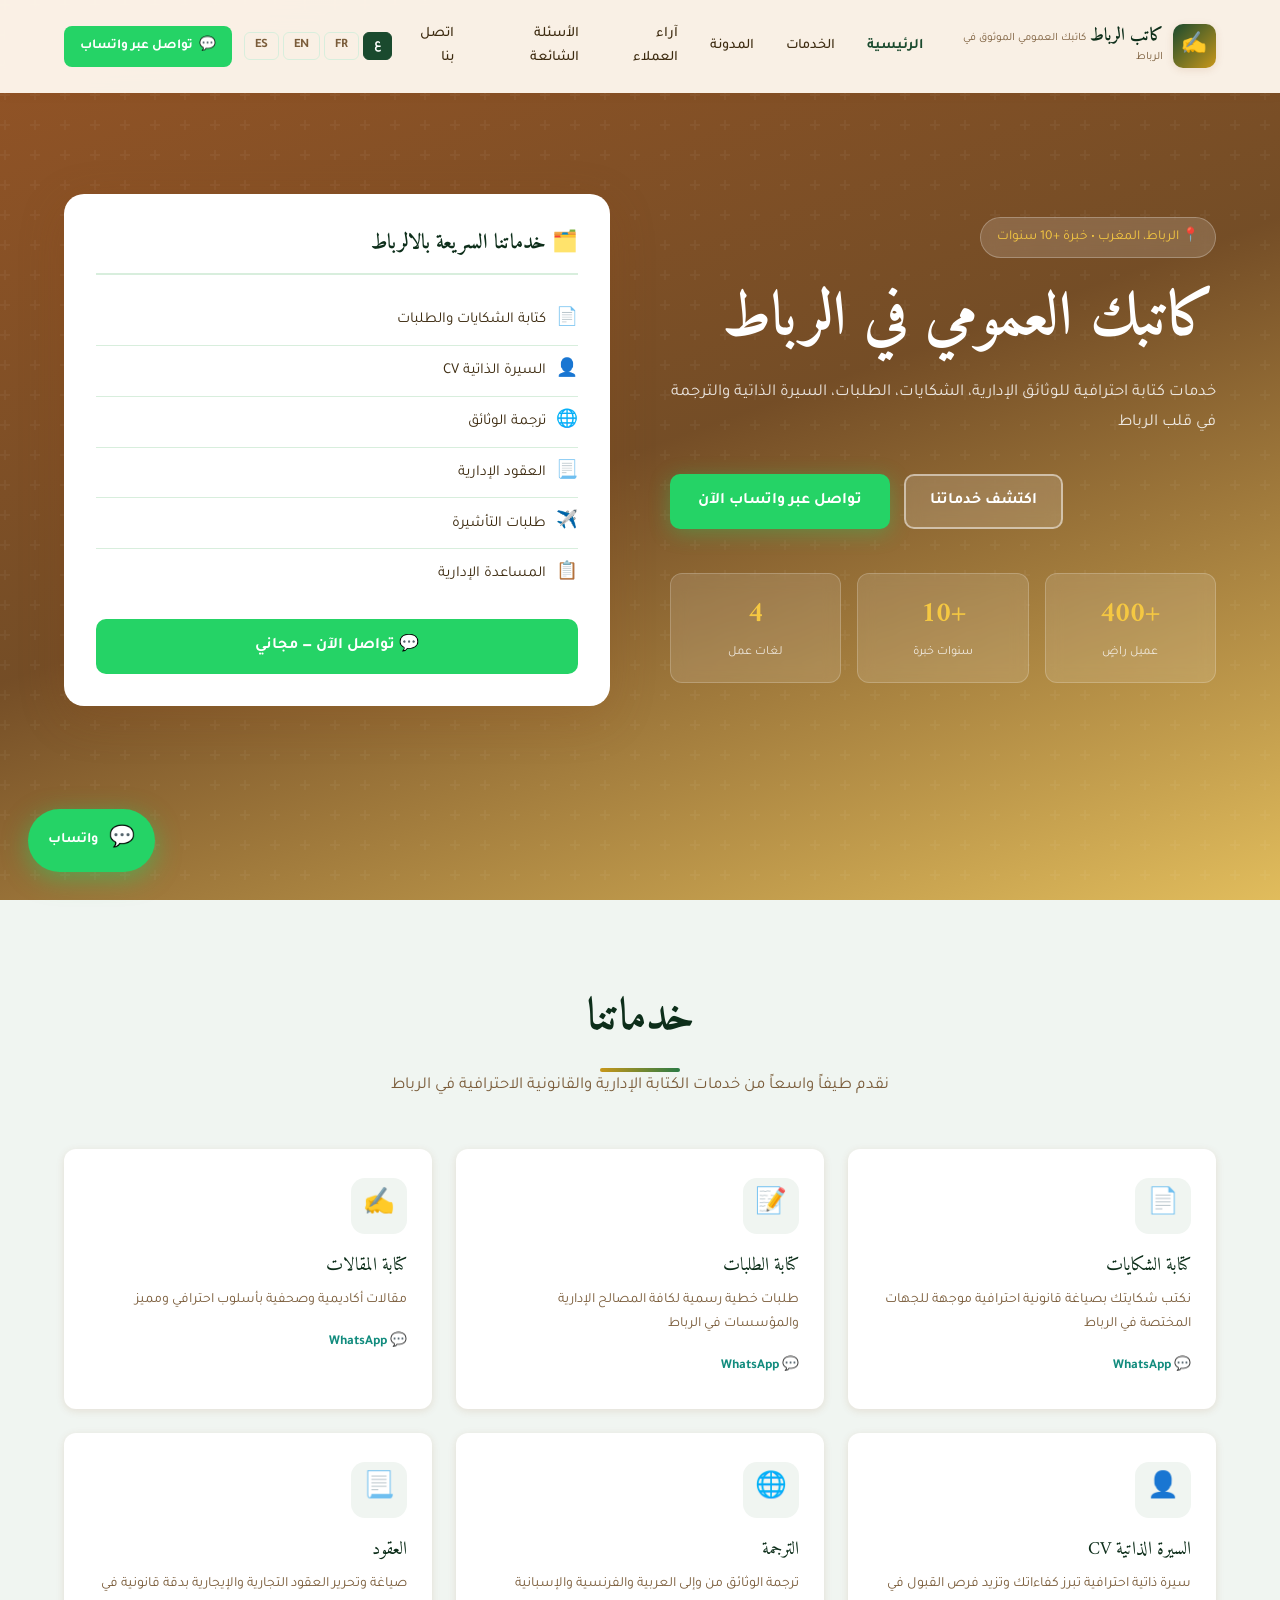
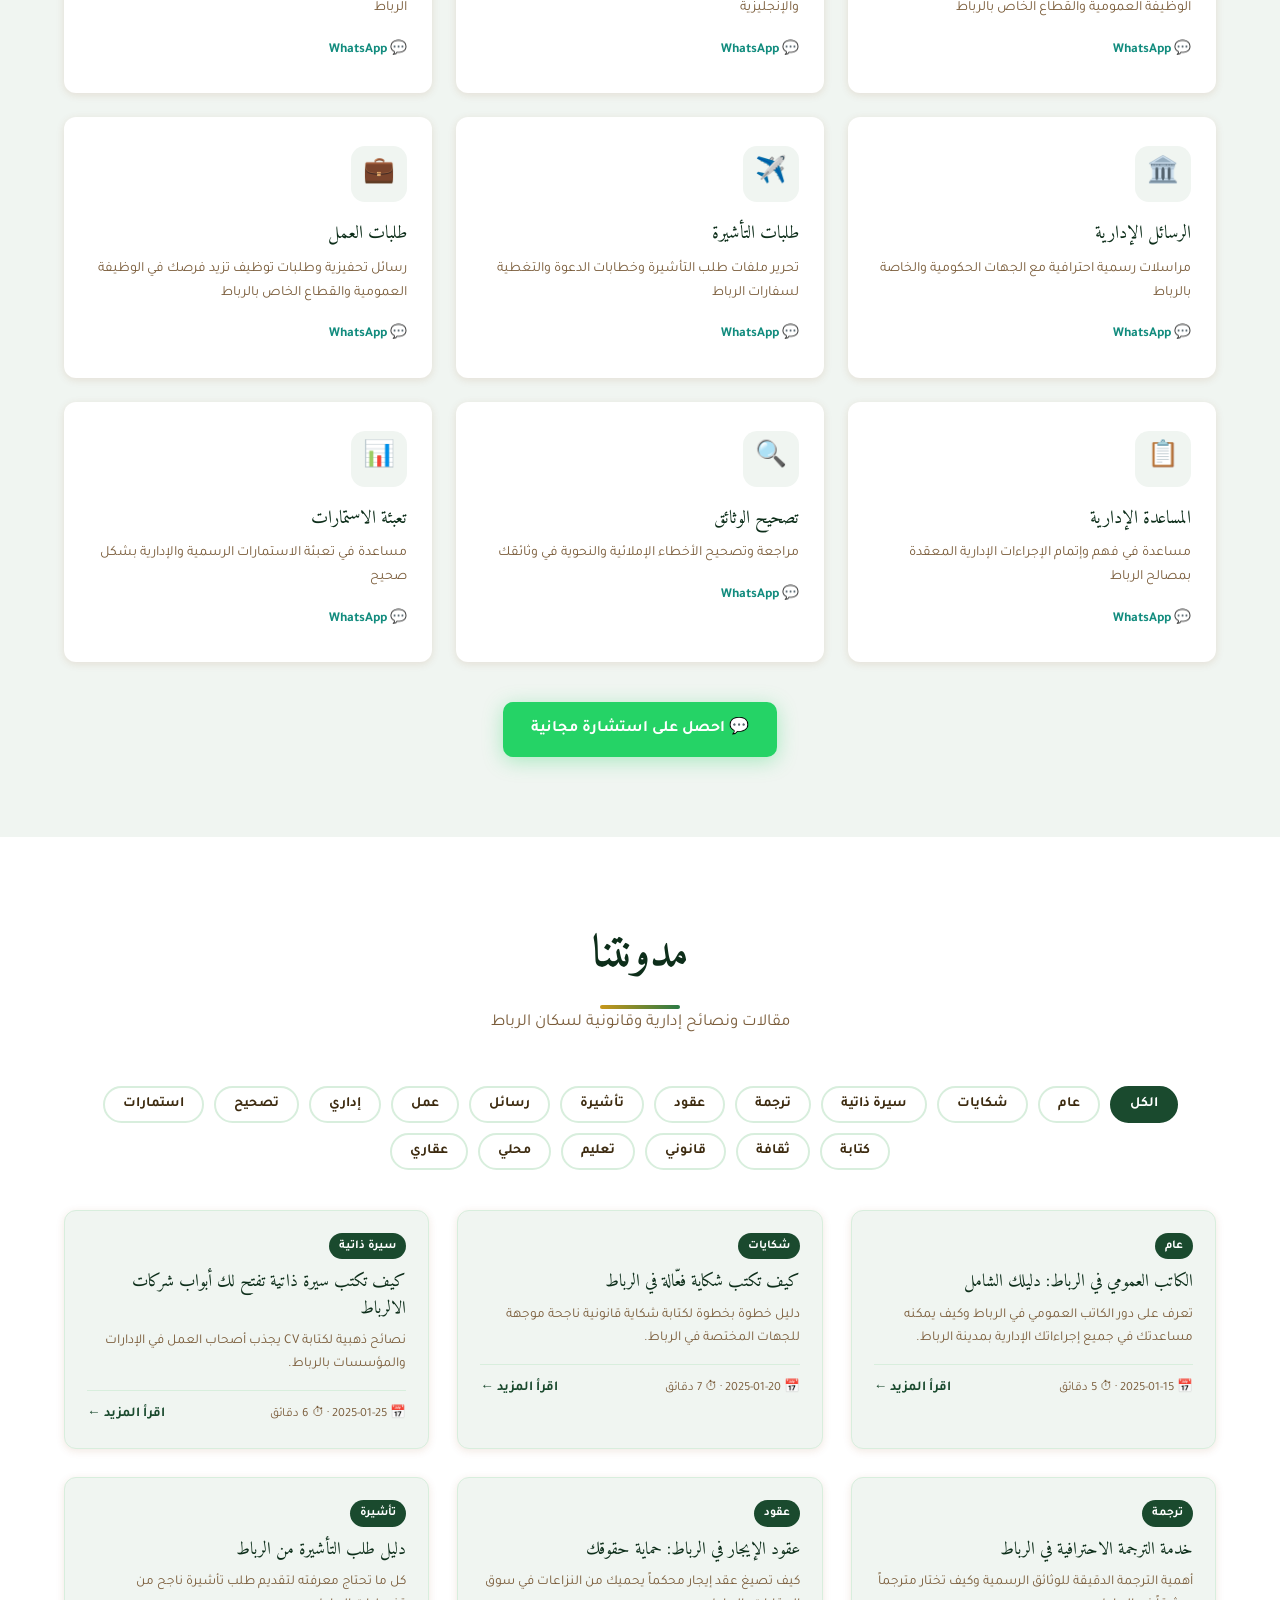
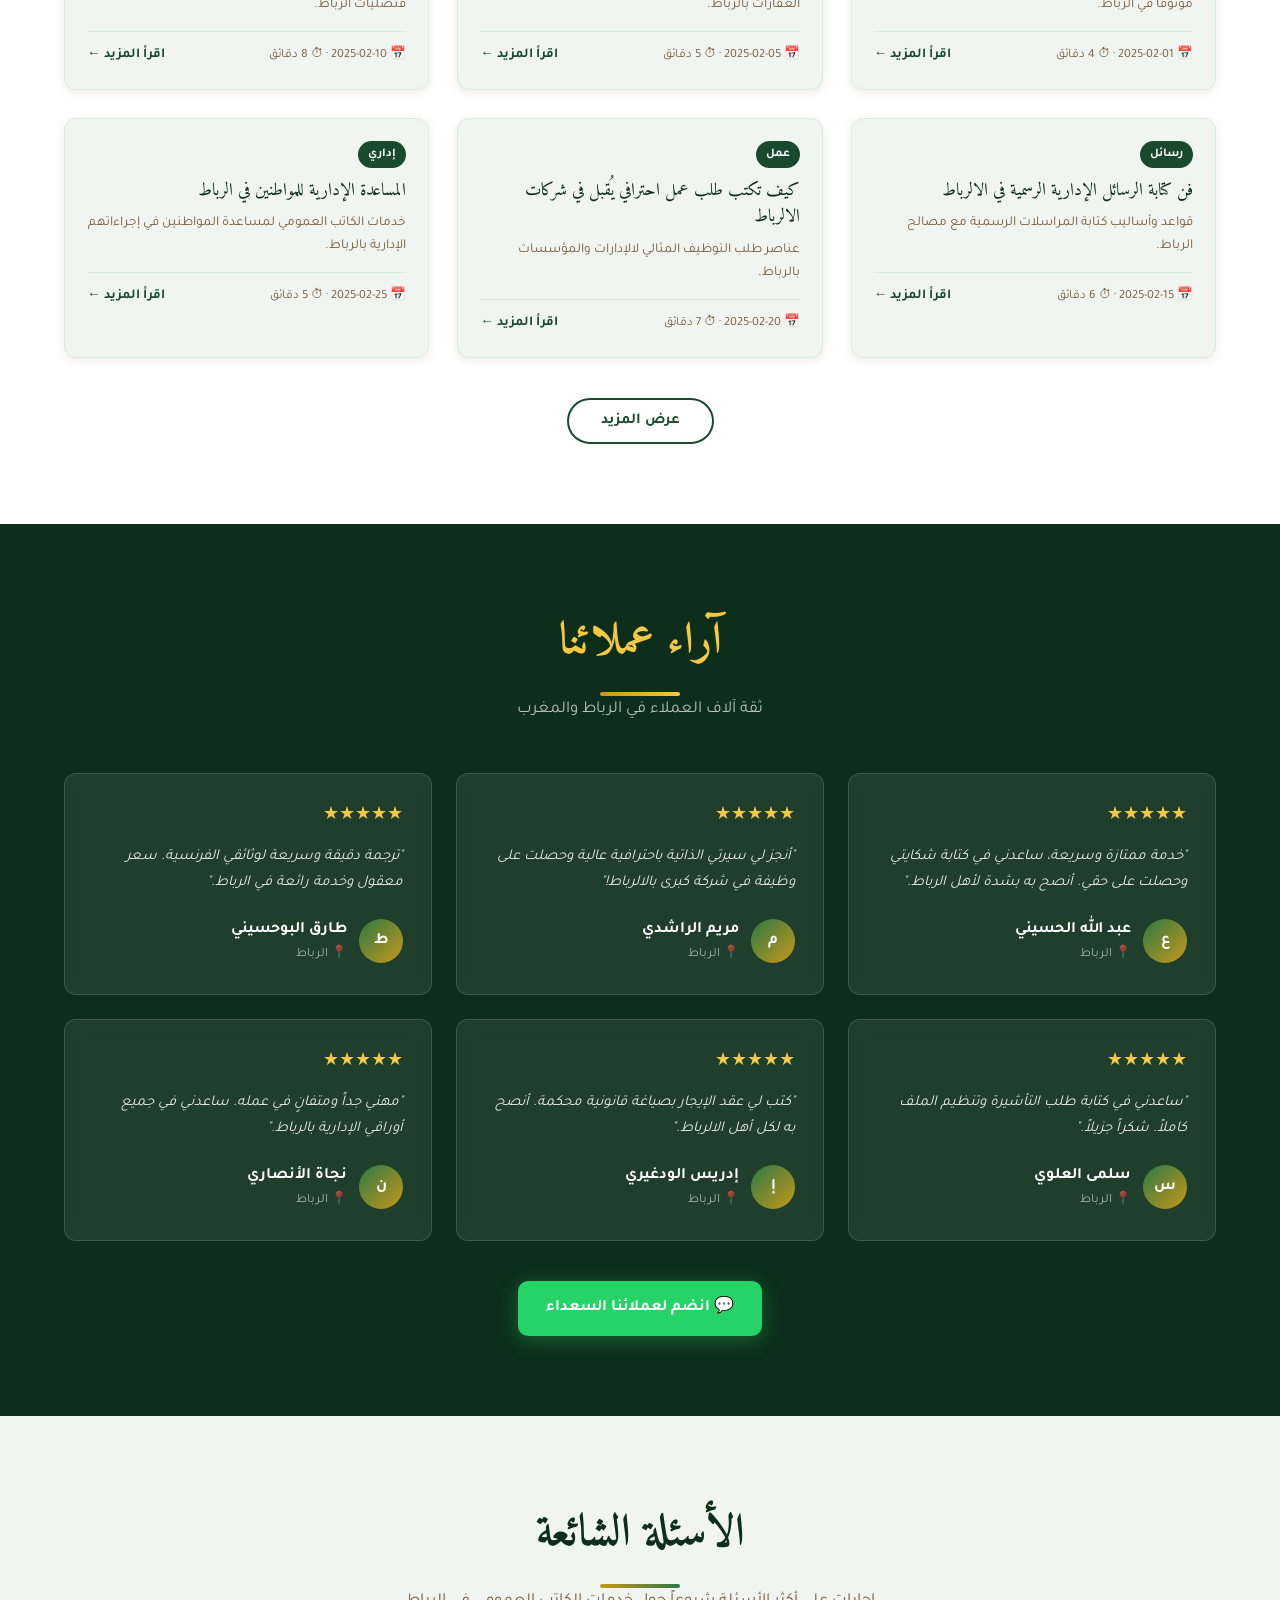
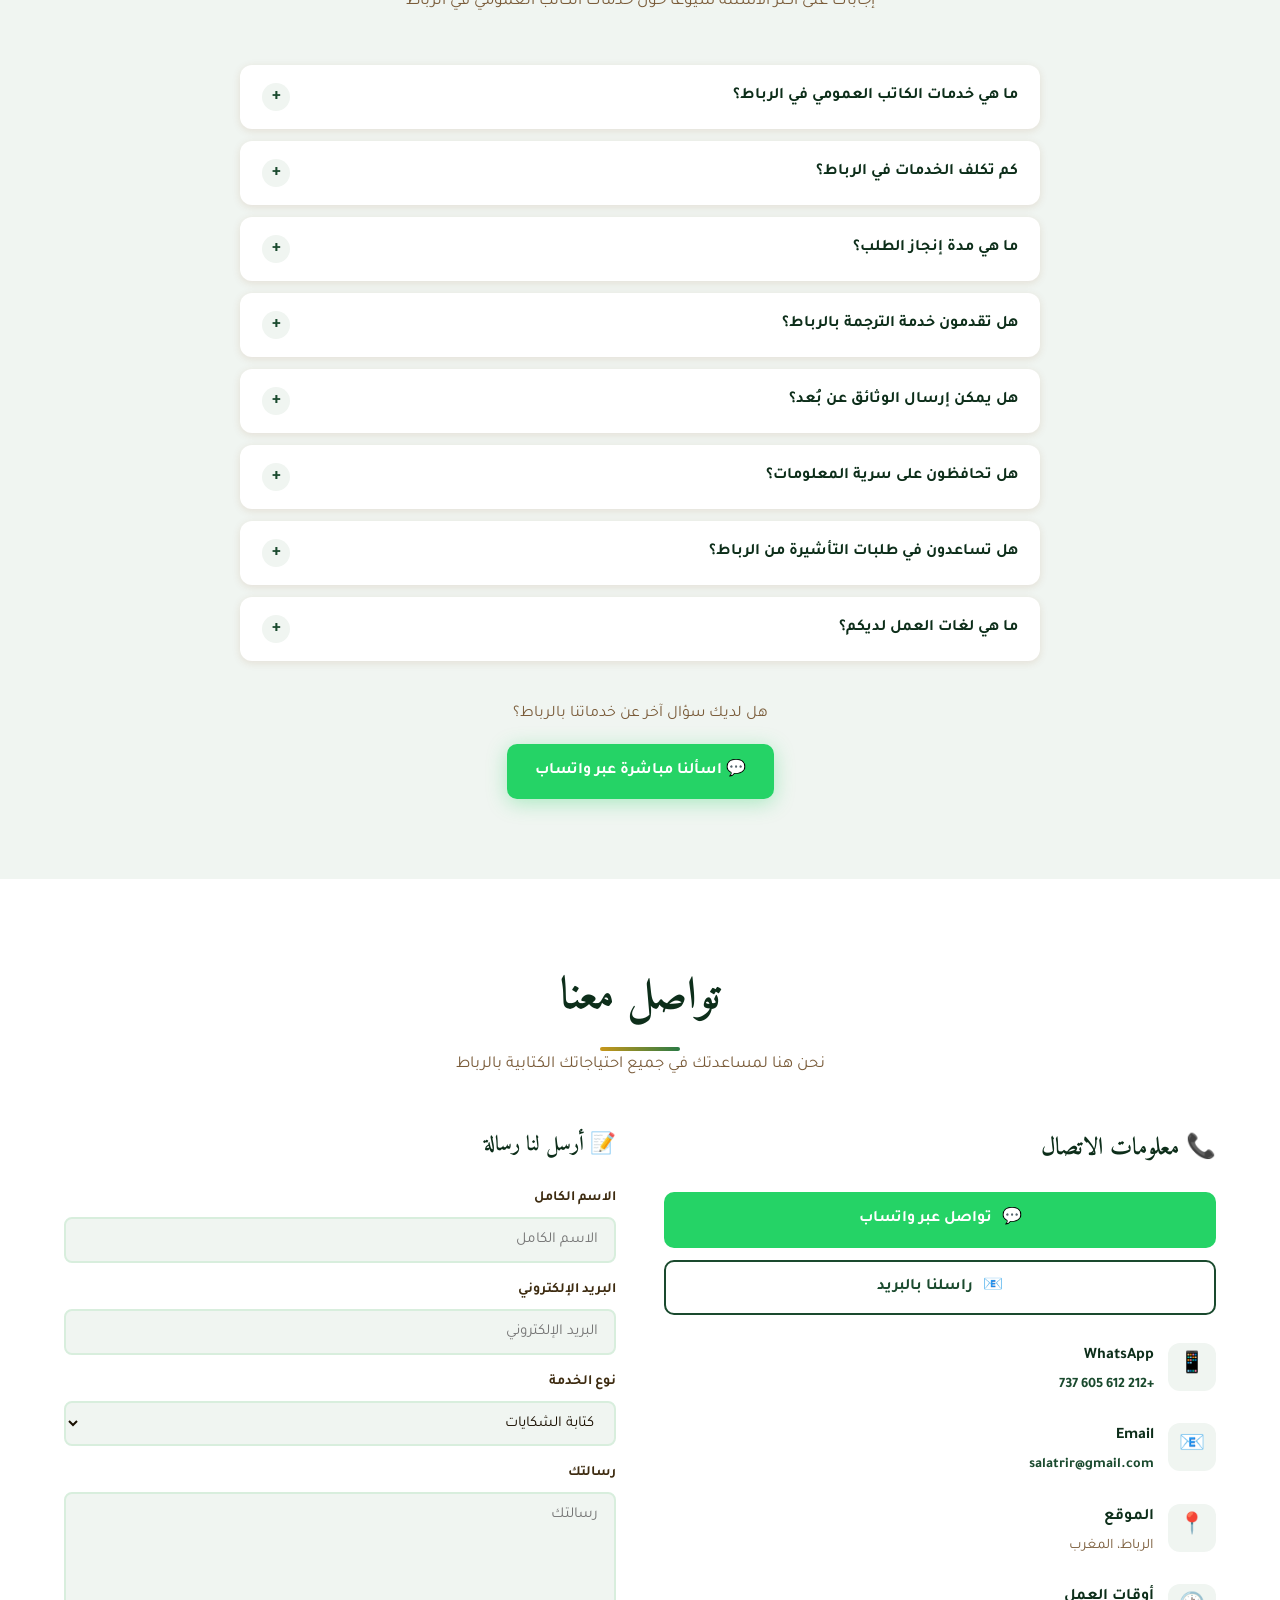
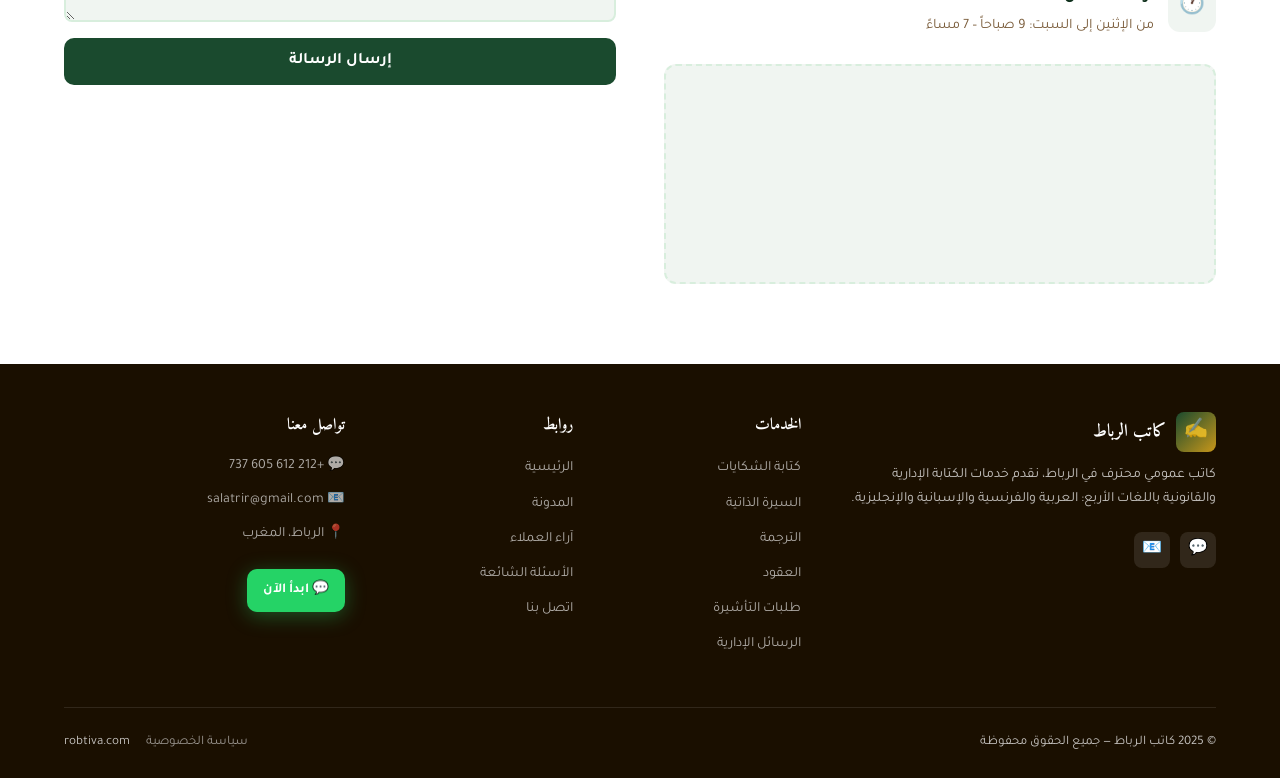
<file: index.html>
<!DOCTYPE html>
<html lang="ar" dir="rtl">
<head>
  <meta charset="UTF-8">
  <meta name="viewport" content="width=device-width, initial-scale=1.0">
  <title>كاتب عمومي الرباط | خدمات كتابة احترافية | KatibRabat</title>

  <!-- ══ PRIMARY SEO ══ -->
  <meta name="description" content="كاتب عمومي محترف في الرباط. خدمات كتابة الشكايات والطلبات والسيرة الذاتية والترجمة والعقود والرسائل الإدارية. تواصل عبر واتساب +212612605737">
  <meta name="keywords" content="كاتب عمومي الرباط, كاتب عمومي الرباط, كاتب عمومي قربي, خدمات الكتابة العمومية, كتابة الشكايات الرباط, CV احترافي الرباط, écrivain public Rabat, public writer Rabat, escritor público Rabat">
  <meta name="author" content="KatibRabat">
  <meta name="robots" content="index, follow">
  <meta name="googlebot" content="index, follow">
  <link rel="canonical" href="https://robtiva.com/">

  <!-- ══ OPEN GRAPH ══ -->
  <meta property="og:type" content="website">
  <meta property="og:url" content="https://robtiva.com/">
  <meta property="og:title" content="كاتب عمومي الرباط | robtiva.com">
  <meta property="og:description" content="كاتب عمومي محترف في الرباط — شكايات، طلبات، سيرة ذاتية، ترجمة، عقود وخدمات إدارية احترافية">
  <meta property="og:image" content="https://robtiva.com/og-image.jpg">
  <meta property="og:image:width" content="1200">
  <meta property="og:image:height" content="630">
  <meta property="og:locale" content="ar_MA">
  <meta property="og:locale:alternate" content="fr_MA">
  <meta property="og:locale:alternate" content="en_US">
  <meta property="og:locale:alternate" content="es_ES">
  <meta property="og:site_name" content="KatibRabat">

  <!-- ══ TWITTER CARD ══ -->
  <meta name="twitter:card" content="summary_large_image">
  <meta name="twitter:title" content="كاتب عمومي الرباط | KatibRabat">
  <meta name="twitter:description" content="خدمات كتابة إدارية احترافية في الرباط — تواصل عبر واتساب">
  <meta name="twitter:image" content="https://robtiva.com/og-image.jpg">

  <!-- ══ PWA ══ -->
  <link rel="manifest" href="manifest.json">
  <meta name="theme-color" content="#1a4a2e">
  <meta name="mobile-web-app-capable" content="yes">
  <meta name="apple-mobile-web-app-capable" content="yes">
  <meta name="apple-mobile-web-app-status-bar-style" content="default">
  <meta name="apple-mobile-web-app-title" content="كاتب الرباط">

  <!-- ══ GEO LOCAL SEO ══ -->
  <meta name="geo.region" content="MA-07">
  <meta name="geo.placename" content="Rabat, Morocco">
  <meta name="geo.position" content="34.0209;-6.8416">
  <meta name="ICBM" content="34.0209, -6.8416">

  <!-- ══ SCHEMA.ORG ══ -->
  <script type="application/ld+json">
  {
    "@context": "https://schema.org",
    "@type": "LocalBusiness",
    "name": "KatibRabat — كاتب عمومي الرباط",
    "image": "https://robtiva.com/og-image.jpg",
    "url": "https://robtiva.com",
    "telephone": "+212612605737",
    "email": "salatrir@gmail.com",
    "address": {
      "@type": "PostalAddress",
      "addressLocality": "Rabat",
      "addressRegion": "Rabat-Settat",
      "addressCountry": "MA"
    },
    "geo": {
      "@type": "GeoCoordinates",
      "latitude": 34.0209,
      "longitude": -6.8416
    },
    "openingHoursSpecification": [
      { "@type": "OpeningHoursSpecification", "dayOfWeek": ["Monday","Tuesday","Wednesday","Thursday","Friday","Saturday"], "opens": "09:00", "closes": "19:00" }
    ],
    "description": "كاتب عمومي محترف في الرباط. نقدم خدمات الكتابة الإدارية والقانونية باللغات الأربع.",
    "priceRange": "$$",
    "contactPoint": {
      "@type": "ContactPoint",
      "telephone": "+212612605737",
      "contactType": "customer service",
      "availableLanguage": ["Arabic","French","English","Spanish"]
    },
    "sameAs": ["https://wa.me/212612605737"],
    "aggregateRating": {
      "@type": "AggregateRating",
      "ratingValue": "5.0",
      "reviewCount": "143",
      "bestRating": "5",
      "worstRating": "1"
    },
    "hasOfferCatalog": {
      "@type": "OfferCatalog",
      "name": "خدمات الكتابة العمومية بالرباط",
      "itemListElement": [
        {"@type":"Offer","itemOffered":{"@type":"Service","name":"كتابة الشكايات"}},
        {"@type":"Offer","itemOffered":{"@type":"Service","name":"السيرة الذاتية CV"}},
        {"@type":"Offer","itemOffered":{"@type":"Service","name":"الترجمة"}},
        {"@type":"Offer","itemOffered":{"@type":"Service","name":"العقود"}},
        {"@type":"Offer","itemOffered":{"@type":"Service","name":"طلبات التأشيرة"}},
        {"@type":"Offer","itemOffered":{"@type":"Service","name":"الرسائل الإدارية"}}
      ]
    }
  }
  </script>

  <link rel="stylesheet" href="style.css">
  <link rel="preconnect" href="https://fonts.googleapis.com">
  <link rel="preconnect" href="https://fonts.gstatic.com" crossorigin>
</head>
<body dir="rtl" data-lang="ar">

<!-- ══ NAVBAR ══ -->
<nav id="navbar" role="navigation" aria-label="Main navigation">
  <div class="nav-inner">
    <a href="#hero" class="nav-logo" aria-label="KatibRabat Home">
      <div class="nav-logo-icon">✍️</div>
      <div class="nav-logo-text">
        <span class="name" id="site-name-nav">كاتب الرباط</span>
        <span class="tagline" id="site-tagline-nav">كاتبك العمومي الموثوق</span>
      </div>
    </a>
    <ul class="nav-links" id="nav-links" role="list">
      <li><a href="#hero"         id="nav-home"         class="active">الرئيسية</a></li>
      <li><a href="#services"     id="nav-services">الخدمات</a></li>
      <li><a href="#blog"         id="nav-blog">المدونة</a></li>
      <li><a href="#testimonials" id="nav-testimonials">آراء العملاء</a></li>
      <li><a href="#faq"          id="nav-faq">الأسئلة</a></li>
      <li><a href="#contact"      id="nav-contact">اتصل بنا</a></li>
    </ul>
    <div class="nav-right">
      <div class="lang-switcher" role="group" aria-label="Language switcher">
        <button class="lang-btn active" data-lang="ar" onclick="applyLang('ar')">ع</button>
        <button class="lang-btn"        data-lang="fr" onclick="applyLang('fr')">FR</button>
        <button class="lang-btn"        data-lang="en" onclick="applyLang('en')">EN</button>
        <button class="lang-btn"        data-lang="es" onclick="applyLang('es')">ES</button>
      </div>
      <a id="nav-wa-btn" href="https://wa.me/212612605737?text=مرحبا" target="_blank" rel="noopener" class="nav-wa-btn">
        <span>💬</span><span id="nav-wa-text">واتساب</span>
      </a>
      <button class="hamburger" id="hamburger" aria-label="Toggle menu">
        <span></span><span></span><span></span>
      </button>
    </div>
  </div>
</nav>

<!-- ══ HERO ══ -->
<section id="hero" aria-label="Hero section">
  <div class="hero-bg" aria-hidden="true"></div>
  <div class="hero-pattern" aria-hidden="true"></div>
  <div class="hero-content">
    <div class="hero-text">
      <div class="hero-badge">📍 الرباط، المغرب • خبرة +10 سنوات</div>
      <h1 class="hero-title" id="hero-title">
        كاتبك العمومي في <span>الرباط</span>
      </h1>
      <p class="hero-subtitle" id="hero-subtitle">
        خدمات كتابة احترافية للوثائق الإدارية، الشكايات، الطلبات، السيرة الذاتية والترجمة في قلب الرباط
      </p>
      <div class="hero-ctas">
        <a id="hero-cta1" href="https://wa.me/212612605737?text=مرحبا، أريد الاستفسار عن خدماتكم في الرباط" target="_blank" rel="noopener" class="btn-wa">
          💬 تواصل عبر واتساب الآن
        </a>
        <button id="hero-cta2" class="btn-secondary" onclick="document.getElementById('services').scrollIntoView({behavior:'smooth'})">
          🔍 اكتشف خدماتنا
        </button>
      </div>
      <div class="hero-stats" aria-label="Statistics">
        <div class="stat-card">
          <span class="stat-number">+400</span>
          <span class="stat-label">عميل راضٍ</span>
        </div>
        <div class="stat-card">
          <span class="stat-number">+10</span>
          <span class="stat-label">سنوات خبرة</span>
        </div>
        <div class="stat-card">
          <span class="stat-number">4</span>
          <span class="stat-label">لغات عمل</span>
        </div>
      </div>
    </div>

    <aside class="hero-card" aria-label="Quick services">
      <h3>🗂️ خدماتنا السريعة بالالرباط</h3>
      <ul class="hero-service-list">
        <li><span class="icon">📄</span> كتابة الشكايات والطلبات</li>
        <li><span class="icon">👤</span> السيرة الذاتية CV</li>
        <li><span class="icon">🌐</span> ترجمة الوثائق</li>
        <li><span class="icon">📃</span> العقود الإدارية</li>
        <li><span class="icon">✈️</span> طلبات التأشيرة</li>
        <li><span class="icon">📋</span> المساعدة الإدارية</li>
      </ul>
      <a class="hero-card-wa" href="https://wa.me/212612605737?text=مرحبا، أريد الاستفسار عن خدماتكم في الرباط" target="_blank" rel="noopener">
        💬 تواصل الآن — مجاني
      </a>
    </aside>
  </div>
</section>

<!-- ══ SERVICES ══ -->
<section id="services" aria-labelledby="services-heading">
  <div class="container">
    <h2 class="section-title" id="services-title">خدماتنا</h2>
    <div class="section-divider" aria-hidden="true"></div>
    <p class="section-subtitle" id="services-subtitle">
      نقدم طيفاً واسعاً من خدمات الكتابة الإدارية والقانونية الاحترافية في الرباط
    </p>
    <div class="services-grid" id="services-grid" role="list"></div>
    <div style="text-align:center;margin-top:40px">
      <a href="https://wa.me/212612605737?text=مرحبا، أريد استشارة مجانية عن خدماتكم بالرباط" target="_blank" rel="noopener" class="btn-wa" style="display:inline-flex">
        💬 احصل على استشارة مجانية
      </a>
    </div>
  </div>
</section>

<!-- ══ BLOG ══ -->
<section id="blog" aria-labelledby="blog-heading">
  <div class="container">
    <h2 class="section-title" id="blog-section-title">مدونتنا</h2>
    <div class="section-divider" aria-hidden="true"></div>
    <p class="section-subtitle" id="blog-section-subtitle">
      مقالات ونصائح إدارية وقانونية لسكان الرباط
    </p>
    <div class="blog-filters" id="blog-filters" role="group"></div>
    <div class="blog-grid" id="blog-grid" role="list"></div>
    <button class="blog-show-more" id="blog-more-btn" style="display:none">عرض المزيد</button>
  </div>
</section>

<!-- ══ TESTIMONIALS ══ -->
<section id="testimonials" aria-labelledby="testimonials-heading">
  <div class="container">
    <h2 class="section-title" id="testimonials-title">آراء عملائنا</h2>
    <div class="section-divider" aria-hidden="true"></div>
    <p class="section-subtitle" id="testimonials-subtitle">ثقة آلاف العملاء في الرباط والمغرب</p>
    <div class="testimonials-grid" id="testimonials-grid" role="list"></div>
    <div style="text-align:center;margin-top:40px">
      <a href="https://wa.me/212612605737?text=مرحبا، أريد خدمة مثل عملائكم في الرباط" target="_blank" rel="noopener" class="btn-wa" style="display:inline-flex">
        💬 انضم لعملائنا السعداء
      </a>
    </div>
  </div>
</section>

<!-- ══ FAQ ══ -->
<section id="faq" aria-labelledby="faq-heading">
  <div class="container">
    <h2 class="section-title" id="faq-title">الأسئلة الشائعة</h2>
    <div class="section-divider" aria-hidden="true"></div>
    <p class="section-subtitle" id="faq-subtitle">إجابات على أكثر الأسئلة شيوعاً</p>
    <div class="faq-grid" id="faq-grid" role="list"></div>
    <div class="faq-wa-wrap">
      <p>هل لديك سؤال آخر عن خدماتنا بالرباط؟</p>
      <a href="https://wa.me/212612605737?text=لدي سؤال حول خدماتكم في الرباط" target="_blank" rel="noopener" class="btn-wa" style="display:inline-flex">
        💬 اسألنا مباشرة عبر واتساب
      </a>
    </div>
  </div>
</section>

<!-- ══ CONTACT ══ -->
<section id="contact" aria-labelledby="contact-heading">
  <div class="container">
    <h2 class="section-title" id="contact-title">تواصل معنا</h2>
    <div class="section-divider" aria-hidden="true"></div>
    <p class="section-subtitle" id="contact-subtitle">نحن هنا لمساعدتك في الرباط</p>
    <div class="contact-grid">
      <div class="contact-info">
        <h3>📞 معلومات الاتصال</h3>
        <div class="contact-btns">
          <a id="contact-wa-btn-link" href="https://wa.me/212612605737?text=مرحبا" target="_blank" rel="noopener" class="btn-contact-wa">
            💬 <span id="contact-wa-btn">تواصل عبر واتساب</span>
          </a>
          <a href="mailto:salatrir@gmail.com" class="btn-contact-email">
            📧 <span id="contact-email-btn">راسلنا بالبريد</span>
          </a>
        </div>
        <div class="contact-item">
          <div class="contact-item-icon">📱</div>
          <div class="contact-item-text">
            <strong>WhatsApp</strong>
            <span><a href="https://wa.me/212612605737" target="_blank" rel="noopener">+212 612 605 737</a></span>
          </div>
        </div>
        <div class="contact-item">
          <div class="contact-item-icon">📧</div>
          <div class="contact-item-text">
            <strong>Email</strong>
            <span><a href="mailto:salatrir@gmail.com">salatrir@gmail.com</a></span>
          </div>
        </div>
        <div class="contact-item">
          <div class="contact-item-icon">📍</div>
          <div class="contact-item-text">
            <strong>الموقع</strong>
            <span id="contact-address">الرباط، المغرب</span>
          </div>
        </div>
        <div class="contact-item">
          <div class="contact-item-icon">🕐</div>
          <div class="contact-item-text">
            <strong>أوقات العمل</strong>
            <span id="contact-hours">من الإثنين إلى السبت: 9 صباحاً – 7 مساءً</span>
          </div>
        </div>
        <div class="map-placeholder" aria-label="Rabat Map">
          <iframe
            src="https://www.google.com/maps/embed?pb=!1m18!1m12!1m3!1d106542.35!2d-7.6573!3d34.0209!2m3!1f0!2f0!3f0!3m2!1i1024!2i768!4f13.1!3m3!1m2!1s0xda7cd4778aa113b%3A0xb06c1d84f310fd3!2sRabat!5e0!3m2!1sen!2sma!4v1"
            width="100%" height="220" style="border:0;" allowfullscreen="" loading="lazy"
            referrerpolicy="no-referrer-when-downgrade" title="Rabat Map"></iframe>
        </div>
      </div>

      <div>
        <h3 style="font-family:'Amiri',serif;font-size:1.3rem;color:var(--primary-dark);margin-bottom:24px">
          📝 أرسل لنا رسالة
        </h3>
        <form id="contact-form" class="contact-form" novalidate>
          <div class="form-group">
            <label class="form-label" id="form-name-label" for="form-name-input">الاسم الكامل</label>
            <input type="text" id="form-name-input" class="form-input" placeholder="الاسم الكامل" required>
          </div>
          <div class="form-group">
            <label class="form-label" id="form-email-label" for="form-email-input">البريد الإلكتروني</label>
            <input type="email" id="form-email-input" class="form-input" placeholder="example@email.com">
          </div>
          <div class="form-group">
            <label class="form-label" id="form-service-label" for="form-service-select">نوع الخدمة</label>
            <select id="form-service-select" class="form-select">
              <option value="شكاية">كتابة الشكايات</option>
              <option value="طلب">كتابة الطلبات</option>
              <option value="CV">السيرة الذاتية</option>
              <option value="ترجمة">الترجمة</option>
              <option value="عقد">العقود</option>
              <option value="تأشيرة">طلب التأشيرة</option>
              <option value="إداري">المساعدة الإدارية</option>
              <option value="أخرى">أخرى</option>
            </select>
          </div>
          <div class="form-group">
            <label class="form-label" id="form-msg-label" for="form-msg-input">رسالتك</label>
            <textarea id="form-msg-input" class="form-textarea" placeholder="اشرح طلبك هنا..." required></textarea>
          </div>
          <button type="submit" id="form-submit-btn" class="form-submit">
            💬 إرسال عبر واتساب
          </button>
        </form>
      </div>
    </div>
  </div>
</section>

<!-- ══ FOOTER ══ -->
<footer role="contentinfo">
  <div class="container">
    <div class="footer-grid">
      <div class="footer-brand">
        <div style="display:flex;align-items:center;gap:10px;margin-bottom:8px">
          <div style="width:40px;height:40px;background:linear-gradient(135deg,var(--primary),var(--gold));border-radius:8px;display:flex;align-items:center;justify-content:center;font-size:1.2rem">✍️</div>
          <span style="font-family:'Amiri',serif;color:white;font-size:1.1rem;font-weight:700">كاتب الرباط</span>
        </div>
        <p>كاتب عمومي محترف في الرباط، نقدم خدمات الكتابة الإدارية والقانونية باللغات الأربع: العربية والفرنسية والإسبانية والإنجليزية.</p>
        <div class="footer-social">
          <a href="https://wa.me/212612605737" target="_blank" rel="noopener" aria-label="WhatsApp">💬</a>
          <a href="mailto:salatrir@gmail.com" aria-label="Email">📧</a>
        </div>
      </div>
      <div class="footer-col">
        <h4>الخدمات</h4>
        <ul class="footer-links">
          <li><a href="#services">كتابة الشكايات</a></li>
          <li><a href="#services">السيرة الذاتية</a></li>
          <li><a href="#services">الترجمة</a></li>
          <li><a href="#services">العقود</a></li>
          <li><a href="#services">طلبات التأشيرة</a></li>
          <li><a href="#services">الرسائل الإدارية</a></li>
        </ul>
      </div>
      <div class="footer-col">
        <h4>روابط</h4>
        <ul class="footer-links">
          <li><a href="#hero">الرئيسية</a></li>
          <li><a href="#blog">المدونة</a></li>
          <li><a href="#testimonials">آراء العملاء</a></li>
          <li><a href="#faq">الأسئلة الشائعة</a></li>
          <li><a href="#contact">اتصل بنا</a></li>
        </ul>
      </div>
      <div class="footer-col">
        <h4>تواصل معنا</h4>
        <a href="https://wa.me/212612605737" target="_blank" rel="noopener" class="footer-contact-item">💬 +212 612 605 737</a>
        <a href="mailto:salatrir@gmail.com" class="footer-contact-item">📧 salatrir@gmail.com</a>
        <a href="#contact" class="footer-contact-item">📍 الرباط، المغرب</a>
        <a href="https://wa.me/212612605737?text=مرحبا" target="_blank" rel="noopener" class="btn-wa" style="display:inline-flex;margin-top:12px;font-size:0.85rem;padding:10px 16px">
          💬 ابدأ الآن
        </a>
      </div>
    </div>
    <div class="footer-bottom">
      <span id="footer-rights">© 2025 كاتب الرباط — جميع الحقوق محفوظة</span>
      <div style="display:flex;gap:16px">
        <a href="#" id="footer-privacy">سياسة الخصوصية</a>
        <span>robtiva.com</span>
      </div>
    </div>
  </div>
</footer>

<!-- ══ FLOATING WHATSAPP ══ -->
<div id="float-wa" role="complementary" aria-label="WhatsApp contact">
  <a id="float-wa-link" href="https://wa.me/212612605737?text=مرحبا" target="_blank" rel="noopener">
    <span class="wa-icon">💬</span>
    <span id="float-wa-text">واتساب</span>
  </a>
</div>

<button id="back-top" aria-label="Back to top">↑</button>

<script src="translations.js"></script>
<script src="app.js"></script>
</body>
</html>
</file>
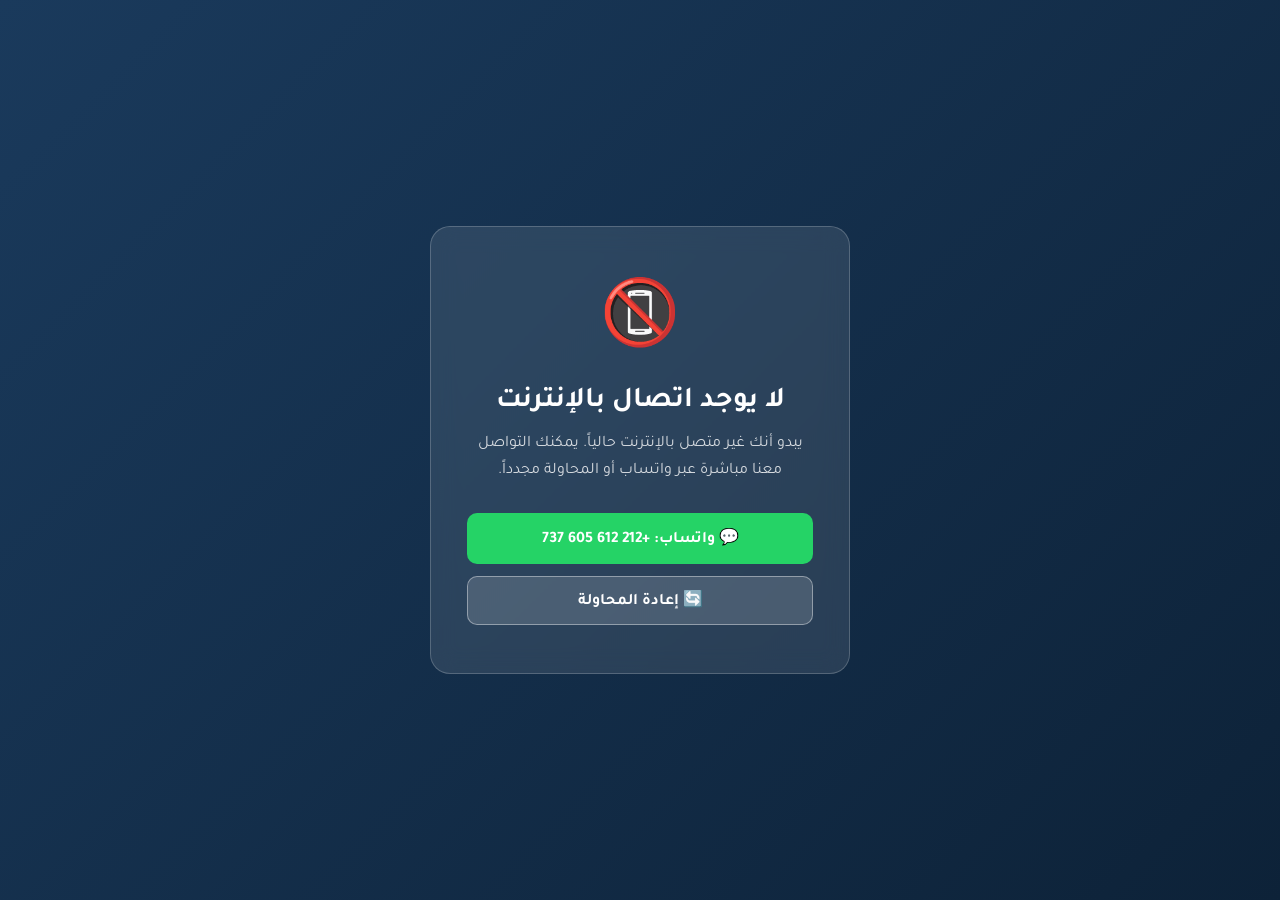
<file: offline.html>
<!DOCTYPE html>
<html lang="ar" dir="rtl">
<head>
  <meta charset="UTF-8">
  <meta name="viewport" content="width=device-width, initial-scale=1.0">
  <title>غير متصل — كاتب الرباط</title>
  <style>
    @import url('https://fonts.googleapis.com/css2?family=Tajawal:wght@400;700&display=swap');
    * { box-sizing: border-box; margin: 0; padding: 0; }
    body {
      font-family: 'Tajawal', sans-serif;
      background: linear-gradient(135deg, #1a3a5c, #0d2238);
      min-height: 100vh;
      display: flex; align-items: center; justify-content: center;
      padding: 24px;
      color: white;
    }
    .card {
      background: rgba(255,255,255,0.1);
      backdrop-filter: blur(12px);
      border: 1px solid rgba(255,255,255,0.2);
      border-radius: 20px;
      padding: 48px 36px;
      text-align: center;
      max-width: 420px;
      width: 100%;
    }
    .icon { font-size: 4rem; margin-bottom: 20px; }
    h1 { font-size: 1.8rem; margin-bottom: 12px; }
    p  { color: rgba(255,255,255,0.8); line-height: 1.7; margin-bottom: 28px; }
    .btn-wa {
      display: inline-flex; align-items: center; gap: 10px;
      background: #25D366; color: white;
      padding: 14px 28px; border-radius: 10px;
      text-decoration: none; font-weight: 700;
      font-size: 1rem; margin-bottom: 12px; width: 100%;
      justify-content: center;
    }
    .btn-retry {
      display: inline-flex; align-items: center; gap: 8px;
      background: rgba(255,255,255,0.15); color: white;
      border: 1px solid rgba(255,255,255,0.4);
      padding: 12px 24px; border-radius: 10px;
      text-decoration: none; font-weight: 600; width: 100%;
      justify-content: center; cursor: pointer;
      font-family: inherit; font-size: 1rem;
    }
  </style>
</head>
<body>
  <div class="card">
    <div class="icon">📵</div>
    <h1>لا يوجد اتصال بالإنترنت</h1>
    <p>يبدو أنك غير متصل بالإنترنت حالياً. يمكنك التواصل معنا مباشرة عبر واتساب أو المحاولة مجدداً.</p>
    <a href="https://wa.me/212612605737?text=مرحبا، أريد الاستفسار عن خدماتكم" class="btn-wa">
      💬 واتساب: +212 612 605 737
    </a>
    <button class="btn-retry" onclick="window.location.reload()">
      🔄 إعادة المحاولة
    </button>
  </div>
</body>
</html>
</file>
<file: style.css>
/* ===================================================
   KatibMarrakech.com — Professional Stylesheet
   Arabic-first, RTL/LTR, Responsive
   =================================================== */

@import url('https://fonts.googleapis.com/css2?family=Amiri:ital,wght@0,400;0,700;1,400&family=Tajawal:wght@300;400;500;700;800&family=Playfair+Display:wght@400;700&family=Lato:wght@300;400;700&display=swap');

:root {
  --primary:      #1a4a2e;
  --primary-dark: #0d2e1a;
  --primary-light:#2a7a45;
  --gold:         #c8971a;
  --gold-light:   #f5c842;
  --cream:        #f0f5f1;
  --cream-dark:   #d8eedd;
  --text-dark:    #1A0F00;
  --text-mid:     #3D2B10;
  --text-light:   #7A5C3A;
  --white:        #FFFFFF;
  --shadow-sm:    0 2px 8px rgba(139,69,19,0.12);
  --shadow-md:    0 6px 24px rgba(139,69,19,0.16);
  --shadow-lg:    0 12px 48px rgba(139,69,19,0.20);
  --radius:       12px;
  --radius-lg:    20px;
  --wa-green:     #25D366;
  --wa-dark:      #128C7E;
  --transition:   all 0.3s cubic-bezier(0.4,0,0.2,1);
}

*, *::before, *::after { box-sizing: border-box; margin: 0; padding: 0; }

html { scroll-behavior: smooth; font-size: 16px; }

body {
  font-family: 'Tajawal', 'Lato', sans-serif;
  background: var(--cream);
  color: var(--text-dark);
  line-height: 1.7;
  overflow-x: hidden;
}

body[dir="rtl"] { font-family: 'Tajawal', sans-serif; }
body[dir="ltr"] { font-family: 'Lato', 'Tajawal', sans-serif; }

/* ── SCROLLBAR ── */
::-webkit-scrollbar { width: 6px; }
::-webkit-scrollbar-track { background: var(--cream); }
::-webkit-scrollbar-thumb { background: var(--primary-light); border-radius: 3px; }

/* ── UTILITIES ── */
.container { max-width: 1200px; margin: 0 auto; padding: 0 24px; }
.section-title {
  font-family: 'Amiri', serif;
  font-size: clamp(1.8rem, 4vw, 2.8rem);
  color: var(--primary-dark);
  text-align: center;
  margin-bottom: 12px;
}
.section-subtitle {
  text-align: center;
  color: var(--text-light);
  font-size: 1.05rem;
  margin-bottom: 48px;
  max-width: 640px;
  margin-left: auto;
  margin-right: auto;
}
.section-divider {
  width: 80px; height: 4px;
  background: linear-gradient(90deg, var(--gold), var(--primary-light));
  border-radius: 2px;
  margin: 12px auto 0;
}
.hidden { display: none !important; }
.sr-only { position: absolute; width: 1px; height: 1px; overflow: hidden; clip: rect(0,0,0,0); }

/* ── NAVBAR ── */
#navbar {
  position: fixed; top: 0; left: 0; right: 0;
  background: rgba(253,246,236,0.97);
  backdrop-filter: blur(12px);
  box-shadow: var(--shadow-sm);
  z-index: 1000;
  transition: var(--transition);
}
#navbar.scrolled { box-shadow: var(--shadow-md); }

.nav-inner {
  display: flex;
  align-items: center;
  justify-content: space-between;
  padding: 14px 24px;
  max-width: 1200px;
  margin: 0 auto;
}

.nav-logo {
  display: flex; align-items: center; gap: 10px;
  text-decoration: none;
}
.nav-logo-icon {
  width: 44px; height: 44px;
  background: linear-gradient(135deg, var(--primary), var(--gold));
  border-radius: 10px;
  display: flex; align-items: center; justify-content: center;
  font-size: 1.3rem; color: white;
  box-shadow: var(--shadow-sm);
}
.nav-logo-text { line-height: 1.2; }
.nav-logo-text .name {
  font-family: 'Amiri', serif;
  font-size: 1.1rem; font-weight: 700;
  color: var(--primary-dark);
}
.nav-logo-text .tagline {
  font-size: 0.7rem; color: var(--text-light);
}

.nav-links {
  display: flex; align-items: center; gap: 4px;
  list-style: none;
}
.nav-links a {
  display: block;
  padding: 8px 14px;
  text-decoration: none;
  color: var(--text-mid);
  font-weight: 500;
  font-size: 0.9rem;
  border-radius: 8px;
  transition: var(--transition);
}
.nav-links a:hover { background: var(--cream-dark); color: var(--primary); }
.nav-links a.active { color: var(--primary); font-weight: 700; }

.nav-right {
  display: flex; align-items: center; gap: 12px;
}

/* Language Switcher */
.lang-switcher {
  display: flex; gap: 4px;
}
.lang-btn {
  border: 1px solid var(--cream-dark);
  background: transparent;
  color: var(--text-light);
  padding: 5px 10px;
  border-radius: 6px;
  font-size: 0.8rem;
  cursor: pointer;
  font-weight: 600;
  transition: var(--transition);
  font-family: inherit;
}
.lang-btn:hover { background: var(--cream-dark); color: var(--primary); }
.lang-btn.active {
  background: var(--primary);
  color: white;
  border-color: var(--primary);
}

.nav-wa-btn {
  display: flex; align-items: center; gap: 6px;
  background: var(--wa-green);
  color: white;
  padding: 9px 16px;
  border-radius: 8px;
  text-decoration: none;
  font-weight: 700;
  font-size: 0.85rem;
  transition: var(--transition);
  white-space: nowrap;
}
.nav-wa-btn:hover { background: var(--wa-dark); transform: translateY(-1px); }

.hamburger {
  display: none;
  flex-direction: column; gap: 5px;
  cursor: pointer; padding: 4px;
  background: none; border: none;
}
.hamburger span {
  display: block; width: 24px; height: 2px;
  background: var(--primary-dark);
  border-radius: 2px;
  transition: var(--transition);
}

/* ── HERO ── */
#hero {
  min-height: 100vh;
  display: flex; align-items: center;
  position: relative;
  overflow: hidden;
  padding-top: 80px;
}

.hero-bg {
  position: absolute; inset: 0;
  background:
    linear-gradient(160deg, rgba(139,69,19,0.92) 0%, rgba(92,46,0,0.85) 50%, rgba(212,160,23,0.7) 100%),
    url('https://images.unsplash.com/photo-1577495508048-b635879837f1?w=1600&q=80') center/cover no-repeat;
  z-index: 0;
}
.hero-pattern {
  position: absolute; inset: 0;
  background-image: url("data:image/svg+xml,%3Csvg width='60' height='60' viewBox='0 0 60 60' xmlns='http://www.w3.org/2000/svg'%3E%3Cg fill='none' fill-rule='evenodd'%3E%3Cg fill='%23ffffff' fill-opacity='0.04'%3E%3Cpath d='M36 34v-4h-2v4h-4v2h4v4h2v-4h4v-2h-4zm0-30V0h-2v4h-4v2h4v4h2V6h4V4h-4zM6 34v-4H4v4H0v2h4v4h2v-4h4v-2H6zM6 4V0H4v4H0v2h4v4h2V6h4V4H6z'/%3E%3C/g%3E%3C/g%3E%3C/svg%3E");
  z-index: 1;
}

.hero-content {
  position: relative; z-index: 2;
  max-width: 1200px; margin: 0 auto; padding: 60px 24px;
  display: grid;
  grid-template-columns: 1fr 1fr;
  gap: 60px;
  align-items: center;
  width: 100%;
}

.hero-text { color: white; }
.hero-badge {
  display: inline-flex; align-items: center; gap: 8px;
  background: rgba(255,255,255,0.15);
  backdrop-filter: blur(8px);
  border: 1px solid rgba(255,255,255,0.25);
  padding: 8px 16px;
  border-radius: 30px;
  font-size: 0.85rem;
  margin-bottom: 24px;
  color: var(--gold-light);
}
.hero-title {
  font-family: 'Amiri', serif;
  font-size: clamp(2.2rem, 5vw, 3.8rem);
  line-height: 1.25;
  margin-bottom: 20px;
  color: white;
}
.hero-title span { color: var(--gold-light); }
.hero-subtitle {
  font-size: 1.05rem;
  color: rgba(255,255,255,0.85);
  margin-bottom: 36px;
  line-height: 1.8;
}
.hero-ctas {
  display: flex; flex-wrap: wrap; gap: 14px;
}
.btn-wa {
  display: inline-flex; align-items: center; gap: 10px;
  background: var(--wa-green);
  color: white; padding: 14px 28px;
  border-radius: 10px;
  text-decoration: none; font-weight: 700;
  font-size: 1rem;
  box-shadow: 0 4px 20px rgba(37,211,102,0.35);
  transition: var(--transition);
}
.btn-wa:hover { background: var(--wa-dark); transform: translateY(-2px); box-shadow: 0 8px 28px rgba(37,211,102,0.45); }
.btn-secondary {
  display: inline-flex; align-items: center; gap: 8px;
  background: rgba(255,255,255,0.15);
  backdrop-filter: blur(8px);
  border: 2px solid rgba(255,255,255,0.5);
  color: white; padding: 12px 24px;
  border-radius: 10px;
  text-decoration: none; font-weight: 600;
  font-size: 1rem;
  transition: var(--transition);
  cursor: pointer;
  font-family: inherit;
}
.btn-secondary:hover { background: rgba(255,255,255,0.25); }

.hero-stats {
  display: grid; grid-template-columns: repeat(3,1fr);
  gap: 16px; margin-top: 44px;
}
.stat-card {
  background: rgba(255,255,255,0.12);
  backdrop-filter: blur(8px);
  border: 1px solid rgba(255,255,255,0.2);
  padding: 16px 12px;
  border-radius: 12px;
  text-align: center;
}
.stat-number {
  font-family: 'Amiri', serif;
  font-size: 1.8rem; font-weight: 700;
  color: var(--gold-light);
  display: block;
}
.stat-label { font-size: 0.78rem; color: rgba(255,255,255,0.8); margin-top: 2px; }

.hero-card {
  background: white;
  border-radius: var(--radius-lg);
  padding: 32px;
  box-shadow: var(--shadow-lg);
}
.hero-card h3 {
  font-family: 'Amiri', serif;
  font-size: 1.3rem;
  color: var(--primary-dark);
  margin-bottom: 20px;
  padding-bottom: 12px;
  border-bottom: 2px solid var(--cream-dark);
}
.hero-service-list { list-style: none; }
.hero-service-list li {
  display: flex; align-items: center; gap: 10px;
  padding: 10px 0;
  border-bottom: 1px solid var(--cream-dark);
  font-size: 0.95rem;
  color: var(--text-mid);
}
.hero-service-list li:last-child { border-bottom: none; }
.hero-service-list li .icon { font-size: 1.1rem; flex-shrink: 0; }
.hero-card-wa {
  display: flex; align-items: center; justify-content: center; gap: 8px;
  width: 100%;
  background: var(--wa-green);
  color: white; padding: 14px;
  border-radius: 10px;
  text-decoration: none; font-weight: 700;
  font-size: 1rem;
  margin-top: 20px;
  transition: var(--transition);
}
.hero-card-wa:hover { background: var(--wa-dark); }

/* ── SECTIONS SHARED ── */
section { padding: 80px 0; }
section:nth-child(even) { background: white; }

/* ── SERVICES ── */
#services { background: var(--cream); }
.services-grid {
  display: grid;
  grid-template-columns: repeat(auto-fill, minmax(280px, 1fr));
  gap: 24px;
}
.service-card {
  background: white;
  border-radius: var(--radius);
  padding: 28px 24px;
  box-shadow: var(--shadow-sm);
  border: 1px solid transparent;
  transition: var(--transition);
  position: relative;
  overflow: hidden;
}
.service-card::before {
  content: '';
  position: absolute; top: 0; left: 0; right: 0; height: 4px;
  background: linear-gradient(90deg, var(--primary), var(--gold));
  transform: scaleX(0);
  transition: var(--transition);
}
.service-card:hover { transform: translateY(-6px); box-shadow: var(--shadow-md); border-color: var(--cream-dark); }
.service-card:hover::before { transform: scaleX(1); }
.service-icon {
  width: 56px; height: 56px;
  background: var(--cream);
  border-radius: 14px;
  display: flex; align-items: center; justify-content: center;
  font-size: 1.6rem;
  margin-bottom: 16px;
}
.service-title {
  font-family: 'Amiri', serif;
  font-size: 1.15rem;
  color: var(--primary-dark);
  margin-bottom: 8px;
}
.service-desc {
  font-size: 0.88rem;
  color: var(--text-light);
  line-height: 1.7;
  margin-bottom: 16px;
}
.service-wa {
  display: inline-flex; align-items: center; gap: 6px;
  color: var(--wa-dark);
  font-size: 0.85rem; font-weight: 700;
  text-decoration: none;
  transition: var(--transition);
}
.service-wa:hover { color: var(--wa-green); }

/* ── BLOG ── */
#blog { background: white; }
.blog-filters {
  display: flex; flex-wrap: wrap; gap: 10px;
  justify-content: center; margin-bottom: 40px;
}
.filter-btn {
  padding: 8px 18px;
  border: 2px solid var(--cream-dark);
  background: transparent;
  color: var(--text-mid);
  border-radius: 30px;
  font-size: 0.88rem; font-weight: 600;
  cursor: pointer;
  transition: var(--transition);
  font-family: inherit;
}
.filter-btn:hover,
.filter-btn.active {
  background: var(--primary);
  border-color: var(--primary);
  color: white;
}

.blog-grid {
  display: grid;
  grid-template-columns: repeat(auto-fill, minmax(320px, 1fr));
  gap: 28px;
}
.blog-card {
  background: var(--cream);
  border-radius: var(--radius);
  overflow: hidden;
  box-shadow: var(--shadow-sm);
  transition: var(--transition);
  border: 1px solid var(--cream-dark);
}
.blog-card:hover { transform: translateY(-4px); box-shadow: var(--shadow-md); }
.blog-card-body { padding: 22px; }
.blog-tag {
  display: inline-block;
  background: var(--primary);
  color: white;
  padding: 3px 10px;
  border-radius: 20px;
  font-size: 0.75rem; font-weight: 700;
  margin-bottom: 10px;
}
.blog-title {
  font-family: 'Amiri', serif;
  font-size: 1.1rem;
  color: var(--primary-dark);
  margin-bottom: 8px;
  line-height: 1.5;
}
.blog-excerpt {
  font-size: 0.85rem;
  color: var(--text-light);
  margin-bottom: 14px;
  line-height: 1.7;
  display: -webkit-box;
  -webkit-line-clamp: 3;
  -webkit-box-orient: vertical;
  overflow: hidden;
}
.blog-meta {
  display: flex; align-items: center; justify-content: space-between;
  font-size: 0.78rem; color: var(--text-light);
  border-top: 1px solid var(--cream-dark);
  padding-top: 12px;
}
.blog-read-more {
  color: var(--primary); font-weight: 700; text-decoration: none;
  font-size: 0.85rem;
  transition: var(--transition);
}
.blog-read-more:hover { color: var(--gold); }

.blog-show-more {
  display: block; width: fit-content; margin: 40px auto 0;
  background: transparent;
  border: 2px solid var(--primary);
  color: var(--primary);
  padding: 12px 32px;
  border-radius: 30px;
  font-size: 0.95rem; font-weight: 700;
  cursor: pointer;
  transition: var(--transition);
  font-family: inherit;
}
.blog-show-more:hover { background: var(--primary); color: white; }

/* ── TESTIMONIALS ── */
#testimonials { background: var(--primary-dark); color: white; }
#testimonials .section-title { color: var(--gold-light); }
#testimonials .section-subtitle { color: rgba(255,255,255,0.7); }
#testimonials .section-divider { background: linear-gradient(90deg, var(--gold), var(--gold-light)); }

.testimonials-grid {
  display: grid;
  grid-template-columns: repeat(auto-fill, minmax(300px, 1fr));
  gap: 24px;
}
.testimonial-card {
  background: rgba(255,255,255,0.08);
  border: 1px solid rgba(255,255,255,0.15);
  backdrop-filter: blur(8px);
  border-radius: var(--radius);
  padding: 28px;
  transition: var(--transition);
}
.testimonial-card:hover { background: rgba(255,255,255,0.12); transform: translateY(-4px); }
.stars { color: var(--gold-light); font-size: 1.1rem; margin-bottom: 12px; }
.testimonial-text {
  font-size: 0.95rem;
  color: rgba(255,255,255,0.88);
  line-height: 1.75;
  margin-bottom: 20px;
  font-style: italic;
}
.testimonial-author {
  display: flex; align-items: center; gap: 12px;
}
.author-avatar {
  width: 44px; height: 44px;
  background: linear-gradient(135deg, var(--primary-light), var(--gold));
  border-radius: 50%;
  display: flex; align-items: center; justify-content: center;
  font-weight: 700; font-size: 1rem; color: white;
  flex-shrink: 0;
}
.author-name { font-weight: 700; color: white; }
.author-city { font-size: 0.8rem; color: rgba(255,255,255,0.6); }

/* ── FAQ ── */
#faq { background: var(--cream); }
.faq-grid { max-width: 800px; margin: 0 auto; }
.faq-item {
  background: white;
  border-radius: var(--radius);
  margin-bottom: 12px;
  box-shadow: var(--shadow-sm);
  overflow: hidden;
}
.faq-question {
  width: 100%;
  display: flex; align-items: center; justify-content: space-between; gap: 16px;
  padding: 18px 22px;
  background: none; border: none;
  text-align: start;
  font-size: 1rem; font-weight: 700;
  color: var(--primary-dark);
  cursor: pointer;
  transition: var(--transition);
  font-family: inherit;
}
.faq-question:hover { color: var(--primary); }
.faq-question.open { color: var(--primary); }
.faq-icon {
  width: 28px; height: 28px; flex-shrink: 0;
  background: var(--cream);
  border-radius: 50%;
  display: flex; align-items: center; justify-content: center;
  font-size: 1.1rem;
  transition: var(--transition);
  color: var(--primary);
}
.faq-question.open .faq-icon { transform: rotate(45deg); background: var(--primary); color: white; }
.faq-answer {
  display: none;
  padding: 0 22px 20px;
  font-size: 0.93rem;
  color: var(--text-mid);
  line-height: 1.8;
  border-top: 1px solid var(--cream-dark);
  padding-top: 16px;
}
.faq-answer.open { display: block; }
.faq-wa-wrap { text-align: center; margin-top: 40px; }
.faq-wa-wrap p { color: var(--text-light); margin-bottom: 16px; }

/* ── CONTACT ── */
#contact { background: white; }
.contact-grid {
  display: grid;
  grid-template-columns: 1fr 1fr;
  gap: 48px;
  align-items: start;
}
.contact-info h3 {
  font-family: 'Amiri', serif;
  font-size: 1.5rem;
  color: var(--primary-dark);
  margin-bottom: 24px;
}
.contact-item {
  display: flex; align-items: flex-start; gap: 14px;
  margin-bottom: 24px;
}
.contact-item-icon {
  width: 48px; height: 48px; flex-shrink: 0;
  background: var(--cream);
  border-radius: 12px;
  display: flex; align-items: center; justify-content: center;
  font-size: 1.3rem;
}
.contact-item-text strong {
  display: block; color: var(--primary-dark); font-weight: 700; margin-bottom: 2px;
}
.contact-item-text span { font-size: 0.9rem; color: var(--text-light); }
.contact-item-text a { color: var(--primary); text-decoration: none; font-weight: 600; }
.contact-item-text a:hover { color: var(--gold); }

.contact-btns { display: flex; flex-direction: column; gap: 12px; margin-bottom: 28px; }
.btn-contact-wa {
  display: flex; align-items: center; justify-content: center; gap: 10px;
  background: var(--wa-green); color: white;
  padding: 14px 24px; border-radius: 10px;
  text-decoration: none; font-weight: 700; font-size: 1rem;
  transition: var(--transition);
}
.btn-contact-wa:hover { background: var(--wa-dark); transform: translateY(-2px); }
.btn-contact-email {
  display: flex; align-items: center; justify-content: center; gap: 10px;
  background: transparent; color: var(--primary);
  border: 2px solid var(--primary);
  padding: 12px 24px; border-radius: 10px;
  text-decoration: none; font-weight: 700; font-size: 1rem;
  transition: var(--transition);
}
.btn-contact-email:hover { background: var(--primary); color: white; }

.map-placeholder {
  background: var(--cream);
  border-radius: var(--radius);
  height: 220px;
  display: flex; flex-direction: column; align-items: center; justify-content: center;
  gap: 10px; color: var(--text-light);
  font-size: 0.9rem; border: 2px dashed var(--cream-dark);
  overflow: hidden;
}
.map-placeholder iframe { width: 100%; height: 100%; border: none; }

/* Contact Form */
.contact-form { display: flex; flex-direction: column; gap: 16px; }
.form-group { display: flex; flex-direction: column; gap: 6px; }
.form-label { font-size: 0.88rem; font-weight: 700; color: var(--text-mid); }
.form-input, .form-select, .form-textarea {
  padding: 12px 16px;
  border: 2px solid var(--cream-dark);
  border-radius: 8px;
  font-size: 0.95rem;
  font-family: inherit;
  background: var(--cream);
  color: var(--text-dark);
  transition: var(--transition);
  outline: none;
}
.form-input:focus, .form-select:focus, .form-textarea:focus {
  border-color: var(--primary);
  background: white;
}
.form-textarea { min-height: 130px; resize: vertical; }
.form-submit {
  background: var(--primary);
  color: white; padding: 14px;
  border: none; border-radius: 10px;
  font-size: 1rem; font-weight: 700;
  cursor: pointer; transition: var(--transition);
  font-family: inherit;
}
.form-submit:hover { background: var(--primary-dark); transform: translateY(-2px); }

/* ── FLOATING WHATSAPP ── */
#float-wa {
  position: fixed;
  bottom: 28px;
  z-index: 999;
  animation: pulse-wa 2.5s infinite;
}
body[dir="rtl"] #float-wa { left: 28px; }
body[dir="ltr"] #float-wa { right: 28px; }
#float-wa a {
  display: flex; align-items: center; gap: 10px;
  background: var(--wa-green);
  color: white;
  padding: 14px 20px;
  border-radius: 50px;
  text-decoration: none; font-weight: 700; font-size: 0.9rem;
  box-shadow: 0 6px 24px rgba(37,211,102,0.5);
  transition: var(--transition);
}
#float-wa a:hover { background: var(--wa-dark); transform: scale(1.05); }
#float-wa .wa-icon { font-size: 1.3rem; }

@keyframes pulse-wa {
  0%, 100% { transform: scale(1); }
  50% { transform: scale(1.04); }
}

/* ── FOOTER ── */
footer {
  background: var(--text-dark);
  color: rgba(255,255,255,0.75);
  padding: 48px 0 24px;
}
.footer-grid {
  display: grid;
  grid-template-columns: 2fr 1fr 1fr 1.5fr;
  gap: 40px;
  margin-bottom: 40px;
}
.footer-brand p { font-size: 0.88rem; line-height: 1.7; margin: 12px 0 20px; }
.footer-social { display: flex; gap: 10px; }
.footer-social a {
  width: 36px; height: 36px;
  background: rgba(255,255,255,0.1);
  border-radius: 8px;
  display: flex; align-items: center; justify-content: center;
  color: white; text-decoration: none; font-size: 1rem;
  transition: var(--transition);
}
.footer-social a:hover { background: var(--wa-green); }
.footer-col h4 {
  font-family: 'Amiri', serif;
  font-size: 1rem;
  color: white; margin-bottom: 16px;
}
.footer-links { list-style: none; }
.footer-links li { margin-bottom: 8px; }
.footer-links a {
  color: rgba(255,255,255,0.65);
  text-decoration: none; font-size: 0.88rem;
  transition: var(--transition);
}
.footer-links a:hover { color: var(--gold-light); }
.footer-contact-item {
  display: flex; align-items: center; gap: 8px;
  color: rgba(255,255,255,0.65);
  font-size: 0.88rem; margin-bottom: 10px;
  text-decoration: none;
  transition: var(--transition);
}
.footer-contact-item:hover { color: var(--gold-light); }
.footer-bottom {
  border-top: 1px solid rgba(255,255,255,0.1);
  padding-top: 24px;
  display: flex; align-items: center; justify-content: space-between;
  flex-wrap: wrap; gap: 12px;
  font-size: 0.82rem;
}
.footer-bottom a { color: rgba(255,255,255,0.55); text-decoration: none; }
.footer-bottom a:hover { color: var(--gold-light); }

/* ── BACK TO TOP ── */
#back-top {
  position: fixed; bottom: 28px;
  z-index: 998;
  background: var(--primary);
  color: white; width: 44px; height: 44px;
  border: none; border-radius: 10px;
  font-size: 1.1rem; cursor: pointer;
  box-shadow: var(--shadow-md);
  transition: var(--transition);
  display: none;
}
body[dir="rtl"] #back-top { right: 28px; }
body[dir="ltr"] #back-top { left: 28px; }
#back-top:hover { background: var(--primary-dark); transform: translateY(-2px); }
#back-top.visible { display: flex; align-items: center; justify-content: center; }

/* ── MOBILE NAV ── */
@media (max-width: 900px) {
  .nav-links { display: none; }
  .hamburger { display: flex; }
  .nav-links.mobile-open {
    display: flex; flex-direction: column;
    position: fixed; top: 70px; left: 0; right: 0;
    background: white;
    padding: 16px 24px 24px;
    box-shadow: var(--shadow-md);
    gap: 2px;
  }
  .nav-links.mobile-open a { padding: 12px 16px; font-size: 1rem; }
  .nav-wa-btn span:last-child { display: none; }
}

@media (max-width: 768px) {
  section { padding: 60px 0; }
  .hero-content { grid-template-columns: 1fr; gap: 32px; padding: 40px 20px; }
  .hero-card { display: none; }
  .hero-stats { grid-template-columns: repeat(3,1fr); gap: 10px; }
  .contact-grid { grid-template-columns: 1fr; }
  .footer-grid { grid-template-columns: 1fr 1fr; }
  .services-grid { grid-template-columns: 1fr; }
  .testimonials-grid { grid-template-columns: 1fr; }
  .blog-grid { grid-template-columns: 1fr; }
}

@media (max-width: 480px) {
  .hero-stats { grid-template-columns: 1fr; gap: 8px; }
  .footer-grid { grid-template-columns: 1fr; }
  .lang-switcher { gap: 2px; }
  .lang-btn { padding: 4px 7px; font-size: 0.75rem; }
  #float-wa a span:not(.wa-icon) { display: none; }
  #float-wa a { border-radius: 50%; padding: 14px; }
}

/* ── ANIMATIONS ── */
.fade-up {
  opacity: 0;
  transform: translateY(24px);
  transition: opacity 0.6s ease, transform 0.6s ease;
}
.fade-up.visible { opacity: 1; transform: translateY(0); }

/* RTL tweaks */
body[dir="rtl"] .hero-ctas { flex-direction: row-reverse; }
body[dir="rtl"] .service-wa { flex-direction: row-reverse; }
body[dir="rtl"] .nav-logo { flex-direction: row; }
</file>
